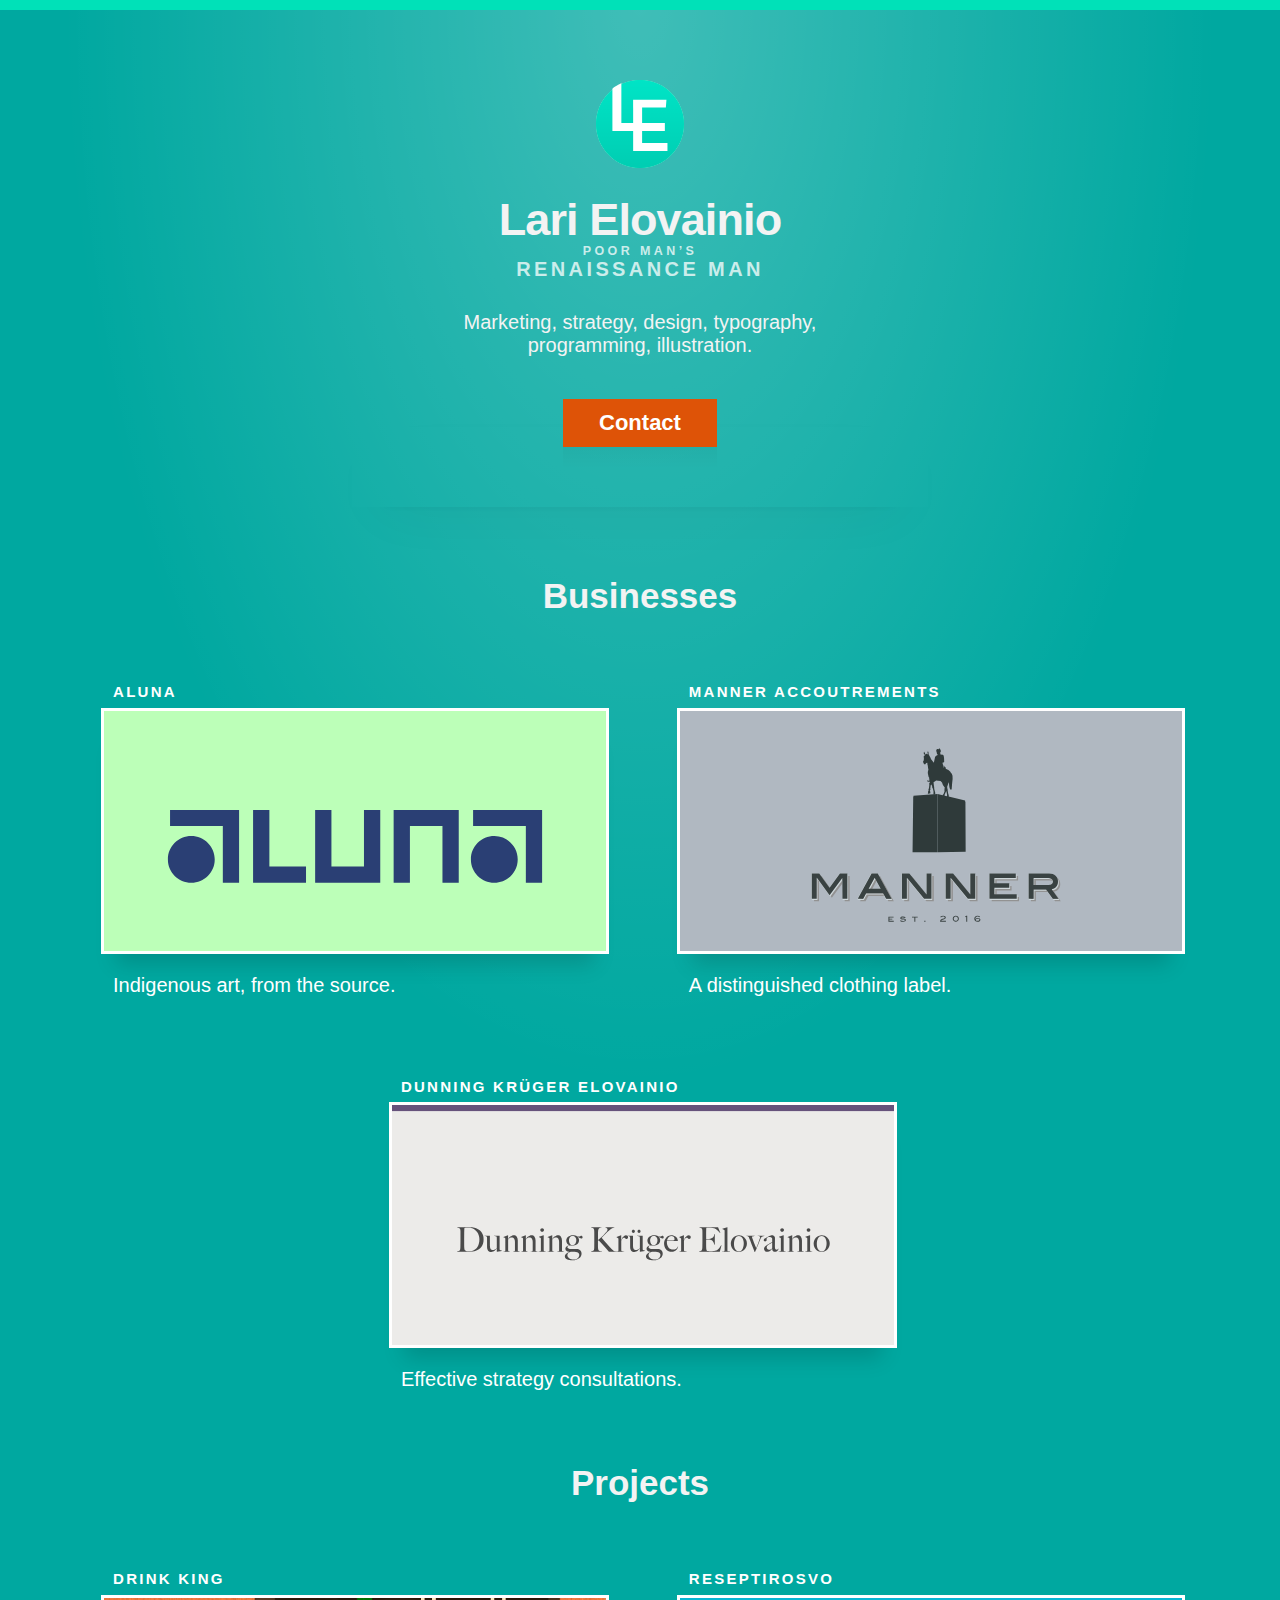
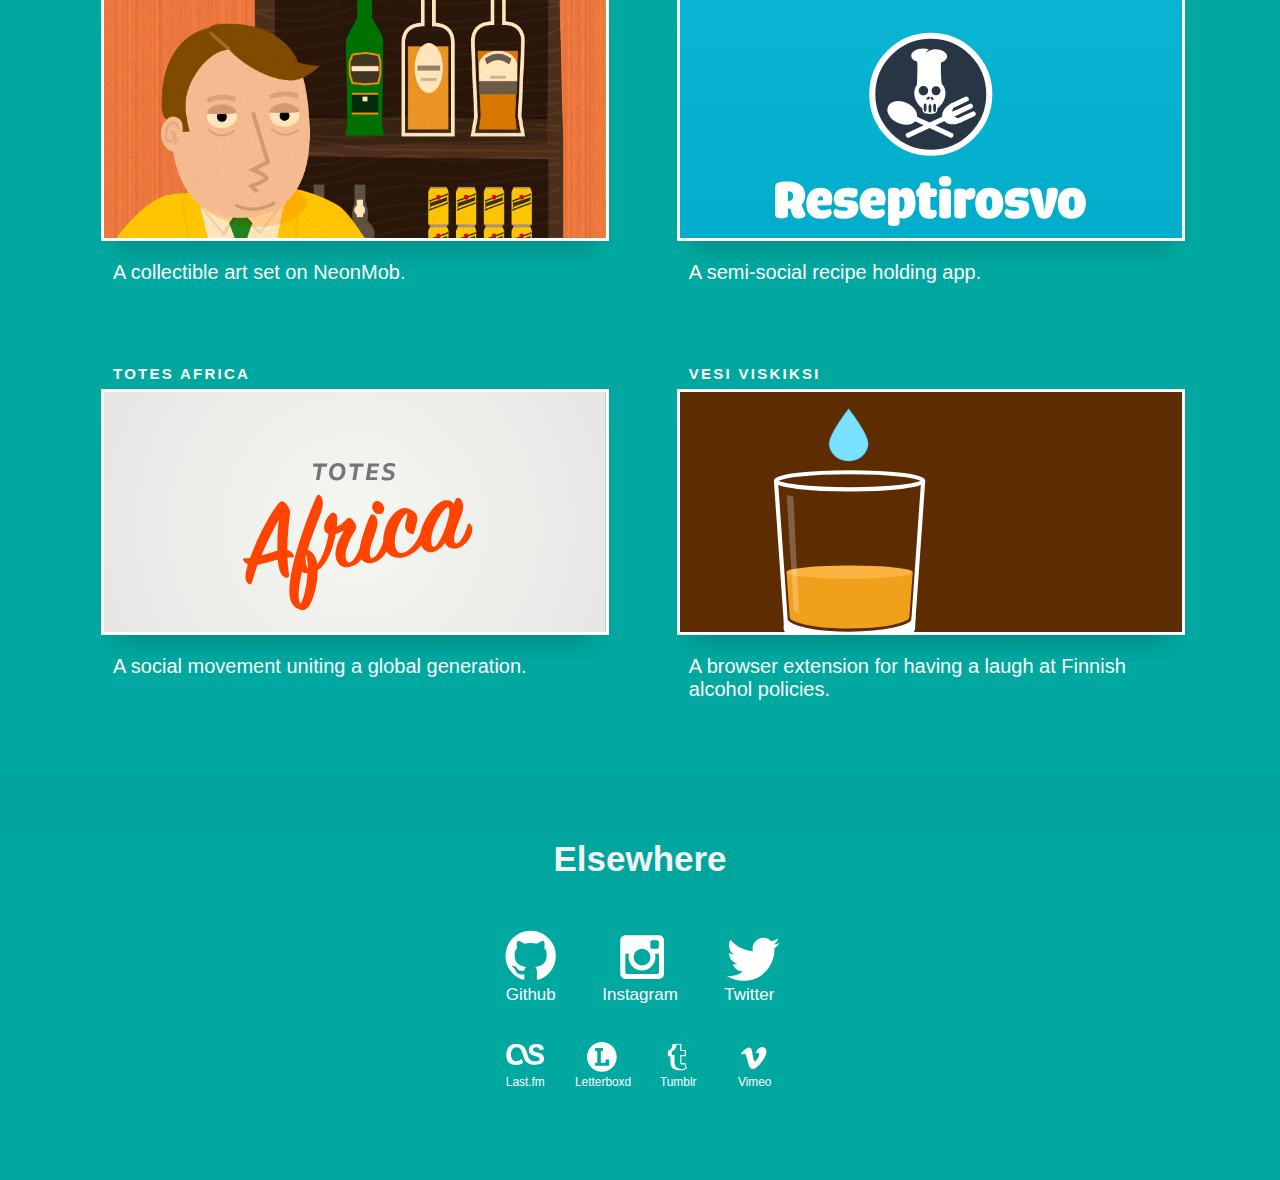
<file: index.html>
<!DOCTYPE html>
<html lang="en">
	<head>
		<meta charset="utf-8">
		<title>Lari Elovainio</title>
		<link rel="stylesheet" href="css/style.css">
		<meta name="viewport" content="width=device-width, initial-scale=1.0">
	</head>
	<body class="home">
		<header>
			<svg viewBox="0 0 512 512" version="1.1" xmlns="http://www.w3.org/2000/svg" xmlns:xlink="http://www.w3.org/1999/xlink">
				<defs>
					<linearGradient id="b" x1="50%" x2="50%" y1="0%" y2="100%">
						<stop offset="0%" stop-opacity="0"/>
						<stop offset="100%" stop-opacity=".1"/>
					</linearGradient>
					<path id="a" d="M256 507c138 0 250-112.1 250-250.4S394 6.2 256 6.2 6 118.2 6 256.6C6 394.9 118 507 256 507z"/>
				</defs>
				<g fill="none" fill-rule="evenodd">
					<path fill="#FFF" d="M256 507c138 0 250-112.1 250-250.4S394 6.2 256 6.2 6 118.2 6 256.6C6 394.9 118 507 256 507z"/>
					<use fill="#00E5AC" xlink:href="#a"/>
					<use fill="#00E4C6" xlink:href="#a"/>
					<use fill="url(#b)" xlink:href="#a"/>
					<path fill="#FFF" d="M150 296.4h67V409h.3v1.2h194.9v-45.5H268v-68.3h129.4V251H268v-89h135.1l3.4-43.8H268v-.1h-51v.1h-.2v43.7h.2V251h-67V-39H99v335.5h51z"/>
				</g>
			</svg>
			<h1>Lari Elovainio</h1>
			<h2 class="tag-line"><small>Poor Man’s</small> Renaissance Man</h2>
			<p class="description"><strong>Marketing</strong>, <strong>strategy</strong>, <strong>design</strong>, <strong>typography</strong>, <strong>programming</strong>, <strong>illustration</strong>.</p>
			<p><a href="mailto:contact@larielovainio.com" class="btn">Contact</a></p>
		</header>
		<article class="">
			<h2>Businesses</h2>
			<ol class="spotlight-list">
				<li>
					<a href="//aluna.fi/">
						<h3>Aluna</h3>
						<span class="spotlight spotlight-aluna">
							<img src="img/spot-aluna.svg" alt="">
						</span>
						<p>Indigenous art, from the source.</p>
					</a>
				</li>
				<!--<li>
					<a href="//elenafadul.com/">
						<h3>Elena Fadul</h3>
						<span class="spotlight spotlight-elenafadul">
							<img src="img/spot-elenafadul.svg" alt="">
						</span>
						<p>High jewellery.</p>
					</a>
				</li>-->
				<li>
					<a href="//manner.larielovainio.com/">
						<h3>Manner Accoutrements</h3>
						<span class="spotlight spotlight-manner">
							<img src="img/spot-manner.svg" alt="">
						</span>
						<p>A distinguished <strong>clothing</strong> label.</p>
					</a>
				</li>
				<!--<li>
					<a href="//jack.ms/">
						<h3>Jack</h3>
						<span class="spotlight spotlight-jack">
							<img src="img/spot-jack.svg" alt="">
						</span>
						<p>A full house <strong>agency</strong> for startups.</p>
					</a>
				</li>-->
				<li>
					<a href="//dunning.kruger.elovainio.me/">
						<h3>Dunning Krüger Elovainio</h3>
						<span class="spotlight spotlight-dke">
							<img src="img/spot-dke.svg" alt="">
						</span>
						<p>Effective <strong>strategy</strong> consultations.</p>
					</a>
				</li>
			<h2>Projects</h2>
			<ol class="spotlight-list">
				<li>
					<a href="//www.neonmob.com/series/drink-king/">
						<h3>Drink King</h3>
						<span class="spotlight spotlight-drinkking">
							<img src="img/spot-drinkking.jpg" alt="">
						</span>
						<p>A collectible <strong>art</strong> set on NeonMob.</p>
					</a>
				</li>
				<li>
					<a href="//reseptit.larielovainio.com/" rel="nofollow">
						<h3>Reseptirosvo</h3>
						<span class="spotlight spotlight-reseptirosvo">
							<img src="img/spot-reseptirosvo.svg" alt="">
						</span>
						<p>A semi-social <strong>recipe</strong> holding app.</p>
					</a>
				</li>
				<li>
					<a href="//totesafrica.com/">
						<h3>Totes Africa</h3>
						<span class="spotlight spotlight-totesafrica">
							<img src="img/spot-totesafrica.svg" alt="">
						</span>
						<p>A social movement uniting a global generation.</p>
					</a>
				</li>
				<li>
					<a href="//larielovainio.github.io/Vesi-viskiksi/">
						<h3>Vesi viskiksi</h3>
						<span class="spotlight spotlight-vesiviskiksi">
							<img src="img/spot-vesiviskiksi.svg" alt="">
						</span>
						<p>A browser extension for having a laugh at Finnish alcohol policies.</p>
					</a>
				</li>
			</ol>
		</article>
		<footer>
			<h2>Elsewhere</h2>
			<ol>
				<li>
					<a href="//github.com/LariElovainio/" class="github">
						<svg viewBox="0 0 33 33" version="1.1"><g fill-rule="evenodd"><g transform="translate(-136, -331)" fill="currentColor"><path d="M152.608,331.455 C143.614,331.455 136.32,338.748 136.32,347.745 C136.32,354.942 140.987,361.047 147.46,363.201 C148.275,363.351 148.572,362.848 148.572,362.416 C148.572,362.029 148.558,361.005 148.55,359.646 C144.019,360.63 143.063,357.462 143.063,357.462 C142.322,355.58 141.254,355.079 141.254,355.079 C139.775,354.069 141.366,354.089 141.366,354.089 C143.001,354.204 143.861,355.768 143.861,355.768 C145.314,358.257 147.674,357.538 148.602,357.121 C148.75,356.069 149.171,355.351 149.636,354.944 C146.019,354.533 142.216,353.135 142.216,346.893 C142.216,345.115 142.851,343.66 143.893,342.522 C143.725,342.11 143.166,340.453 144.053,338.211 C144.053,338.211 145.42,337.773 148.532,339.881 C149.831,339.519 151.225,339.339 152.61,339.332 C153.994,339.339 155.387,339.519 156.688,339.881 C159.798,337.773 161.163,338.211 161.163,338.211 C162.052,340.453 161.493,342.11 161.326,342.522 C162.37,343.66 163,345.115 163,346.893 C163,353.151 159.191,354.528 155.563,354.931 C156.147,355.434 156.668,356.428 156.668,357.947 C156.668,360.125 156.648,361.882 156.648,362.416 C156.648,362.852 156.942,363.359 157.768,363.2 C164.236,361.041 168.899,354.94 168.899,347.745 C168.899,338.748 161.605,331.455 152.608,331.455"></path></g></g></svg>
						Github
					</a>
				</li>
				<li>
					<a href="//instagram.com/lari/" class="instagram">
						<svg version="1.1" viewBox="0 0 482 482"><path fill-rule="evenodd" clip-rule="evenodd" d="M414 224h-36c3 10 4 21 4 32 0 70-57 127-127 127s-127-57-127-127c0-11 2-22 4-32H98V399c0 9 7 16 16 16h285c9 0 16-7 16-16V224zM414 113c0-9-7-16-16-16h-48c-9 0-16 7-16 16v48c0 9 7 16 16 16h48c9 0 16-7 16-16V113zM256 177c-44 0-79 35-79 79 0 44 35 79 79 79 44 0 79-35 79-79C335 212 300 177 256 177M414 462H98c-26 0-48-21-48-48V98c0-26 21-48 48-48h317c26 0 48 21 48 48v317C462 441 441 462 414 462"/></svg>
						Instagram
					</a>
				</li>
				<li><a href="//twitter.com/larielovainio/" class="twitter">
						<svg viewBox="-40 -40 314 263" version="1.1"><path d="M273 26C263 31 253 34 241 35 253 28 262 17 266 4 255 10 243 15 230 18 220 7 205 0 189 0 158 0 133 25 133 56 133 60 134 65 135 69 88 66 47 44 19 10 14 18 11 28 11 38 11 58 21 75 36 85 27 85 19 82 11 78 11 78 11 78 11 79 11 106 30 129 56 134 51 135 46 136 41 136 38 136 34 135 31 135 38 157 58 173 83 174 64 189 40 198 13 198 9 198 4 197 0 197 25 213 54 222 86 222 189 222 246 137 246 62 246 60 246 58 245 55 256 47 266 37 273 26"/></svg>
						Twitter
					</a>
				</li>
			</ol>
			<ol class="secondary">
				<li>
					<a href="//www.last.fm/user/Twelveinch/" class="lastfm">
						<svg version="1.1" viewBox="55 40 238 180"><path d="M158 165l-8-23c0 0-14 15-34 15 -18 0-31-16-31-41 0-32 16-44 32-44 23 0 30 15 37 34l8 26c8 25 24 46 69 46 32 0 54-10 54-36 0-21-12-32-34-37l-17-4c-11-3-15-7-15-15 0-9 7-14 19-14 13 0 19 5 20 16l26-3c-2-23-18-33-45-33 -23 0-46 9-46 37 0 18 9 29 30 34l18 4c13 3 18 9 18 16 0 10-9 14-27 14 -26 0-37-14-44-33l-9-26c-11-34-28-46-63-46 -38 0-59 24-59 66 0 40 20 61 57 61C144 179 158 165 158 165L158 165z"/></svg>
						Last.fm
					</a>
				</li>
				<li>
					<a href="//letterboxd.com/lari/">
						<svg viewBox="0 0 600 600" version="1.1"><g fill-rule="evenodd"><g id="letterboxd-decal" fill="currentColor"><path d="M207.272727,418.8 L207.272727,180 L163.636364,180 L163.636364,120 L321.818182,120 L321.818182,180 L278.181818,180 L278.181818,419.345455 L376.309091,419.345455 L376.309091,353.890909 L447.272727,353.890909 L447.272727,480 L163.636364,480 L163.636364,418.8 L207.272727,418.8 L207.272727,418.8 Z M0,300 C0,465.709091 134.290909,600 300,600 C465.709091,600 600,465.709091 600,300 C600,134.290909 465.709091,0 300,0 C134.290909,0 0,134.290909 0,300 L0,300 L0,300 Z" id="Fill-1"></path></g></g></svg>
						Letterboxd
					</a>
				</li>
				<li>
					<a href="//lari.me/" class="tumblr">
						<svg viewBox="0 0 256 256" version="1.1"><defs><path id="path-1" d="M1.91222728e-14,0 L186,0 L186,243 L0,243"></path></defs><g fill-rule="evenodd"><g id="tumblr_logo_white_transparent" transform="translate(40.000000, 15.000000)"><g><mask id="mask-2" fill="white"><use xlink:href="#path-1"></use></mask><path d="M154.714365,205.844614 C147.602112,212.675596 133.006332,217.750069 119.016975,217.986367 C118.488586,217.995456 117.970345,218 117.450005,218 L117.445456,218 C71.4318857,217.997553 59.1550684,182.910385 59.1550684,162.177297 L59.1550684,98.4662129 C59.1550684,97.9408334 58.7285082,97.5147273 58.2025688,97.5147273 L35.9528495,97.5147273 C35.4265603,97.5147273 35,97.0886211 35,96.5628921 L35,67.5397847 C35,67.1514304 35.2431988,66.8057216 35.6053726,66.6648514 C59.3860198,57.4174041 72.666426,39.042756 76.1597411,10.6219299 C76.3543002,9.04334468 77.6581259,9 77.671773,9 L107.372125,9 C107.898414,9 108.324974,9.42610615 108.324974,9.95183516 L108.324974,60.9615307 C108.324974,61.4869101 108.751535,61.9130163 109.277824,61.9130163 L146.248596,61.9130163 C146.774886,61.9130163 147.201446,62.339472 147.201446,62.8648514 L147.201446,96.5628921 C147.201446,97.0886211 146.774886,97.5147273 146.248596,97.5147273 L109.118607,97.5147273 C108.592318,97.5147273 108.165758,97.9408334 108.165758,98.4665624 L108.166808,159.015233 C108.385512,172.648533 114.990722,179.559562 127.799078,179.559562 C132.960142,179.559562 138.871448,178.360243 144.268363,176.300672 C144.772607,176.108067 145.32969,176.36464 145.502203,176.875688 L154.947066,204.843841 C155.066041,205.196541 154.982759,205.586993 154.714365,205.844614 M111.585145,228 C134.407635,228 157.020918,219.87766 164.501559,210.037113 L166,208.06494 L151.853469,166.149786 C151.722408,165.762007 151.358661,165.501036 150.949359,165.501036 L119.344729,165.501036 C118.916853,165.501036 118.529978,165.228504 118.421344,164.814803 C118.053392,163.417118 117.833322,161.708018 117.79933,159.596427 L117.79933,108.331842 C117.79933,107.804995 118.226505,107.377983 118.753552,107.377983 L155.937387,107.377983 C156.464434,107.377983 156.891609,106.950971 156.891609,106.424124 L156.891609,53.9793878 C156.891609,53.4525409 156.464434,53.0255287 155.937387,53.0255287 L118.912998,53.0255287 C118.386301,53.0255287 117.959126,52.5985165 117.959126,52.0716696 L117.959126,0.953859107 C117.959126,0.427012211 117.531951,0 117.004904,0 L52.0743293,0 C47.4311246,0 42.0730415,3.44236998 41.2894789,9.82303234 C38.0476459,36.2105655 25.9413219,52.0408434 3.19031967,59.6412404 L0.652151242,60.4882589 C0.262472477,60.6182191 0,60.9825282 0,61.3930764 L0,106.424124 C0,106.950971 0.427174833,107.377983 0.954222371,107.377983 L24.18987,107.377983 L24.18987,162.840529 C24.18987,207.114934 54.8672607,228 111.585145,228" id="Fill-3" fill="currentColor" mask="url(#mask-2)"></path></g></g></g></svg>
						Tumblr
					</a>
				</li>
				<li>
					<a href="//vimeo.com/larielovainio/">
						<svg viewBox="0 -20 110 117" version="1.1"><defs><path id="path-1" d="M0.06,0.334 L99.999,0.334 L99.999,87 L0.06,87"></path></defs><g id="Page-1" stroke="none" stroke-width="1" fill="none" fill-rule="evenodd"><g id="vimeo_icon_white"><mask id="mask-2" fill="white"><use xlink:href="#path-1"></use></mask><g id="Clip-2"></g><path d="M99.951,20.384 C99.506,30.137 92.707,43.492 79.557,60.442 C65.961,78.148 54.458,87 45.048,87 C39.221,87 34.286,81.61 30.258,70.826 C27.566,60.941 24.877,51.057 22.186,41.172 C19.193,30.394 15.984,24.998 12.553,24.998 C11.805,24.998 9.187,26.575 4.705,29.717 L0,23.644 C4.935,19.299 9.804,14.955 14.594,10.605 C21.176,4.906 26.117,1.909 29.41,1.606 C37.193,0.857 41.983,6.187 43.781,17.597 C45.724,29.907 47.068,37.564 47.824,40.561 C50.067,50.774 52.535,55.874 55.232,55.874 C57.325,55.874 60.469,52.562 64.661,45.938 C68.849,39.312 71.092,34.271 71.395,30.808 C71.991,25.09 69.747,22.224 64.661,22.224 C62.267,22.224 59.799,22.776 57.26,23.867 C62.174,7.738 71.564,-0.095 85.424,0.352 C95.699,0.654 100.543,7.331 99.951,20.384" id="Fill-1" fill="currentColor" mask="url(#mask-2)"></path></g></g></svg>
						Vimeo
					</a>
				</li>
			</ol>
		</footer>
		<script>
			(function(i,s,o,g,r,a,m){i['GoogleAnalyticsObject']=r;i[r]=i[r]||function(){
			(i[r].q=i[r].q||[]).push(arguments)},i[r].l=1*new Date();a=s.createElement(o),
			m=s.getElementsByTagName(o)[0];a.async=1;a.src=g;m.parentNode.insertBefore(a,m)
			})(window,document,'script','https://www.google-analytics.com/analytics.js','ga');
			ga('create', 'UA-21342502-1', 'auto');
			ga('send', 'pageview');
		</script>
	</body>
</html>
</file>
<file: css/style.css>
body {
	background: #00a8a0;
	background-image: radial-gradient(ellipse 75% 65% at center top, rgba(255,255,255,.25) 0%, rgba(255,255,255,0) 60%);
	background-repeat: no-repeat;
	background-size: contain;
	border-top: .5em solid #00e1b8;
	color: #f3f3f3;
	font-family: "Avenir Next", Avenir, Frutiger, "Segoe UI", sans-serif;
	font-size: 16px;
	margin: 0;
	padding: 5% 0;
}

.home {
	text-align: center;
}

header,
article,
footer {
	padding: .25em 5%;
}

header > svg {
	border-radius: 50%;
	float: left;
	height: 4.5em;
	margin: .6em 1em 0 0;
	position: relative;
	width: 4.5em;
}

.home header svg {
	float: none;
	margin: 0;
}

.home header:after {
	box-shadow: 0 1em 3em -1.6em rgba(0,0,0,.15), 0 1.6em .5em -1.8em rgba(0,0,0,.1);
	content: "";
	display: block;
	height: 4em;
	margin: -2em auto 1.5em;
	width: 50%;
}

h1,
.site-title {
	font-size: 2.25em;
	font-weight: 600;
	letter-spacing: -.02em;
	line-height: 1;
	margin: .25em 0 .5em;
}

header h1 {
	margin: .5em auto .5em;
}

h2 {
	font-size: 1.75em;
	font-weight: 600;
}

.tag-line {
	font-size: 1em;
	font-weight: 600;
	letter-spacing: .17em;
	margin: 1em 0 0;
	text-transform: uppercase;
}

header h1 + h2,
.tag-line {
	color: rgba(255,255,255,.75);
	margin: -1em 0 1.5em;
}

h3 {
	font-size: .75em;
	font-weight: 600;
	letter-spacing: .15em;
	margin: 1em 0 .5em;
	text-transform: uppercase;
}

a {
	color: #fff;
	text-decoration: none;
	transition: color .5s ease-out;
}

header a,
footer a {
	font-weight: 500;
}

a:hover {
	color: #87fffb;
}

.btn {
	background: #de5307;
	color: #fff;
	display: inline-block;
	font-size: 1.1em;
	font-weight: 600;
	margin-top: 1em;
	padding: .5em 0;
	position: relative;
	text-align: center;
	transition: background-color .5s ease-out;
	width: 7em;
}

.btn:hover {
	background: #f26011;
	color: #fff;
}

.btn:active {
	top: .03em;
}

.btn:after {
	background: linear-gradient(rgba(0,0,0,0.03) 0%, rgba(0,0,0,0) 100%);
	bottom: -1em;
	content: "";
	height: 1em;
	left: 0;
	position: absolute;
	width: 100%;
}

.btn:active:after {
	bottom: -.97em;
}

footer {
	background: linear-gradient(rgba(0,0,0,.03) 0%, rgba(0,0,0,0) 50%);
	margin: 2% 0 0;
	padding-top: .01em;
}

footer h2 {
	padding-top: 1em;
}

footer ol {
	list-style: none;
	margin: 0;
	padding: 0;
}

footer li {
	display: inline-block;
	font-size: .85em;
	height: 5em;
	margin: 0 -.2em;
	padding: 1em;
	width: 4.5em;
}

footer li a {
	display: block;
}

footer svg {
	display: block;
	fill: currentColor;
	height: 3em;
	margin: .25em auto;
	width: auto;
}

footer .secondary {
	font-size: .7em;
}

footer .secondary svg {
	height: 2.5em;
}

.camo {
	color: #4f5354;
}

.spotlight-list {
	list-style: none;
	margin: 0 auto;
	padding: 0;
}

.spotlight-list:hover .spotlight {
	will-change: transform, color;
}

.spotlight-list li {
	margin: 2em 0;
	text-align: center;
}

.spotlight {
	border: 3px solid white;
	box-shadow:
		/*inset 0 0 .5em rgba(0,0,0,.07),
		inset 0 0 .05em rgba(0,0,0,.07),*/
		0 1.25em 1em -.75em rgba(0,0,0,.15)/*,
		0 4em 1em -1em rgba(0,0,0,.03)*/;
	display: block;
	margin: 0 auto;
	margin: 0 -2.5%;
	height: 23.5041%;
	max-height: 12em;
	overflow: hidden;
	position: relative;
	transform: skewY(-5deg);
	transition:
		/*all .15s ease-in-out,*/
		border .5s ease-in,
		transform .2s ease-out;
	width: 105%;
}

.spotlight img {
	display: block;
	height: 22.3848%;
	position: relative;
	transition: opacity .5s ease-in;
	width: 100%;
	z-index: -1;
}

@media (min-width:25em) {
	.spotlight-list li {
		display: inline-block;
		margin: 2% 4%;
		max-width: 24em;
		min-width: 14em;
		text-align: left;
		width: 41.5%;
		vertical-align: top;
	}
	
	.spotlight {
		transform: none;
	}
}

.spotlight-gulu img {
	margin: -30% -40% -20% -30%;
	width: 170%;
}

.spotlight-list a:hover {
	background: #87fffb;
	}

a:hover .spotlight {
	border-color: #87fffb;
	/*box-shadow: 0 .2em .3em -.2em rgba(0,0,0,.25);
	top: .1em;*/
	transform: scale(1.03);
	}

 a:hover .spotlight img {
	/*margin: -2.5%;*/
	opacity: .85;
	/*width: 105%;*/
}

.tag-line small,
h2 small {
	display: block;
	font-size: .625em;
	margin: 1em 0 0;
}

/*h2 small:after,
h2 small:before,
.tag-line small:after,
.tag-line small:before {
	content: "(";
	font-style: normal;
	position: relative;
	top: -.05em;
}

h2 small:after,
.tag-line small:after {
	content: ")";
}*/

.description {
	margin: 1em auto;
	max-width: 20em;
}

strong {
	font-weight: inherit;
}

b {
	font-weight: bolder;
}

.camo {
/*	background: linear-gradient(rgba(0,0,0,.01) 0, rgba(0,0,0,0) 3em);*/
	background-color: rgba(253, 253, 253, 0.77);
	}

.camo a {
	color: inherit;
}

.online {
	background: #f9fcfc;
	background: #dfe6e6;
	color: #444;
	padding: .01em 5% 1em;
	position: relative;
	z-index: 1;
}

.online {
	display: flex;
	flex-flow: row wrap;
	line-height: 1.4;
	margin: 0;
	text-align: left;
}

.online a {
	color: #00a1e6;
	font-weight: normal;
	transition-timing-function: ease-out;
	transition-duration: .5s;
}

.online a:hover {
	color: #87fffb;
}

.online h1 {
	flex: 1 100%;
}

.online section {
	flex: 1 auto;
	min-width: 16em;
}

.online h1 {
	min-width: 100%;
}

dl {
	padding: 0;
}

dt {
	clear: left;
	float: left;
	width: 8em;
}

dd {
	margin-left: 8.5em;
}

@media screen and (min-width: 22em) {
	body {
		font-size: 20px;
	}

	.spotlight-list li {
		min-width: 16em;
	}
}

@media screen and (max-width: 22em) {
	header,
	article,
	footer {
		padding: .25em .5em;
	}
}

:root {
    color-scheme: light dark;
}

@media (prefers-color-scheme: dark) {
	body {
		background: #15335a;
		border-color: #004e92;
		color: #90a3c5;
	}

	header h1 + h2,
	.tag-line {
		color: rgba(255,255,255,.4);
	}

	a {
		color: #b9c3e1;
	}
	
	a .spotlight {
		border-color: #b9c3e1;
	}
}
</file>
